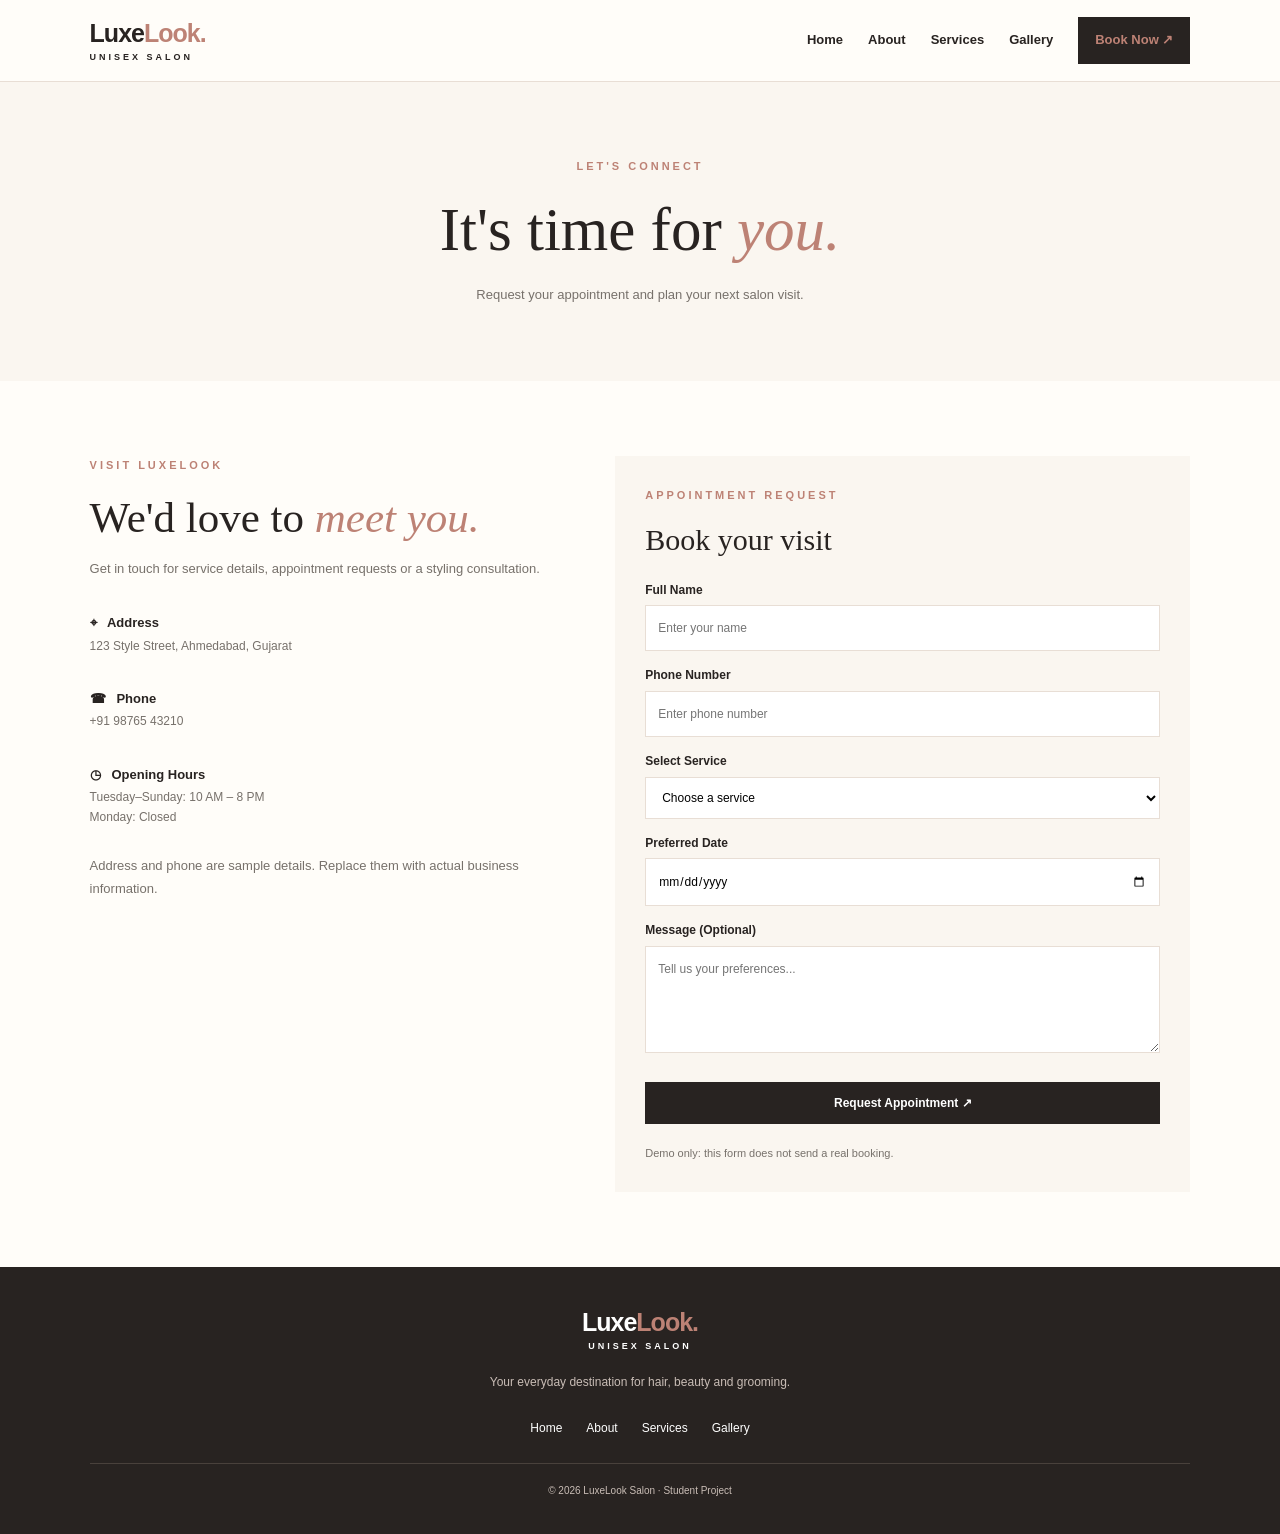
<file: contact.html>
<!DOCTYPE html>
<html lang="en">
<head>
  <meta charset="UTF-8">
  <meta name="viewport" content="width=device-width, initial-scale=1.0">
  <title>Contact | LuxeLook Salon</title>
  <link rel="stylesheet" href="style.css">
  <script src="script.js" defer></script>
</head>
<body>
<header class="header">
  <a href="index.html" class="logo">Luxe<span>Look.</span><small>UNISEX SALON</small></a>
  <button class="menu" aria-label="Open navigation">☰</button>
  <nav class="nav">
    <a href="index.html">Home</a><a href="about.html">About</a>
    <a href="services.html">Services</a><a href="gallery.html">Gallery</a>
    <a class="nav-btn active" href="contact.html">Book Now ↗</a>
  </nav>
</header>
<main>
<section class="page-hero">
  <p class="eyebrow">LET'S CONNECT</p>
  <h1>It's time for <em>you.</em></h1>
  <p>Request your appointment and plan your next salon visit.</p>
</section>
<section class="section contact-layout">
  <div class="contact-info">
    <p class="eyebrow">VISIT LUXELOOK</p>
    <h2>We'd love to <em>meet you.</em></h2>
    <p>Get in touch for service details, appointment requests or a styling consultation.</p>
    <div class="detail"><strong>⌖ &nbsp; Address</strong><p>123 Style Street, Ahmedabad, Gujarat</p></div>
    <div class="detail"><strong>☎ &nbsp; Phone</strong><p>+91 98765 43210</p></div>
    <div class="detail"><strong>◷ &nbsp; Opening Hours</strong><p>Tuesday–Sunday: 10 AM – 8 PM</p><p>Monday: Closed</p></div>
    <p class="note">Address and phone are sample details. Replace them with actual business information.</p>
  </div>
  <form class="booking-form" id="bookingForm">
    <p class="eyebrow">APPOINTMENT REQUEST</p>
    <h2>Book your visit</h2>
    <label for="name">Full Name</label>
    <input id="name" name="name" type="text" placeholder="Enter your name" required>
    <label for="phone">Phone Number</label>
    <input id="phone" name="phone" type="tel" placeholder="Enter phone number" required>
    <label for="service">Select Service</label>
    <select id="service" name="service" required>
      <option value="">Choose a service</option>
      <option>Haircut & Styling</option>
      <option>Hair Spa</option>
      <option>Hair Colour</option>
      <option>Facial & Skin Care</option>
      <option>Party Makeup</option>
      <option>Beard Trim</option>
      <option>Consultation</option>
    </select>
    <label for="date">Preferred Date</label>
    <input id="date" name="date" type="date" required>
    <label for="message">Message (Optional)</label>
    <textarea id="message" name="message" rows="4" placeholder="Tell us your preferences..."></textarea>
    <button class="btn form-submit" type="submit">Request Appointment ↗</button>
    <p id="formMessage" role="status" aria-live="polite"></p>
    <p class="note">Demo only: this form does not send a real booking.</p>
  </form>
</section>
</main>
<footer class="footer">
  <a href="index.html" class="logo footer-logo">Luxe<span>Look.</span><small>UNISEX SALON</small></a>
  <p>Your everyday destination for hair, beauty and grooming.</p>
  <div class="footer-links"><a href="index.html">Home</a><a href="about.html">About</a><a href="services.html">Services</a><a href="gallery.html">Gallery</a></div>
  <p class="copyright">© <span class="year"></span> LuxeLook Salon · Student Project</p>
</footer>
</body>
</html>
</file>
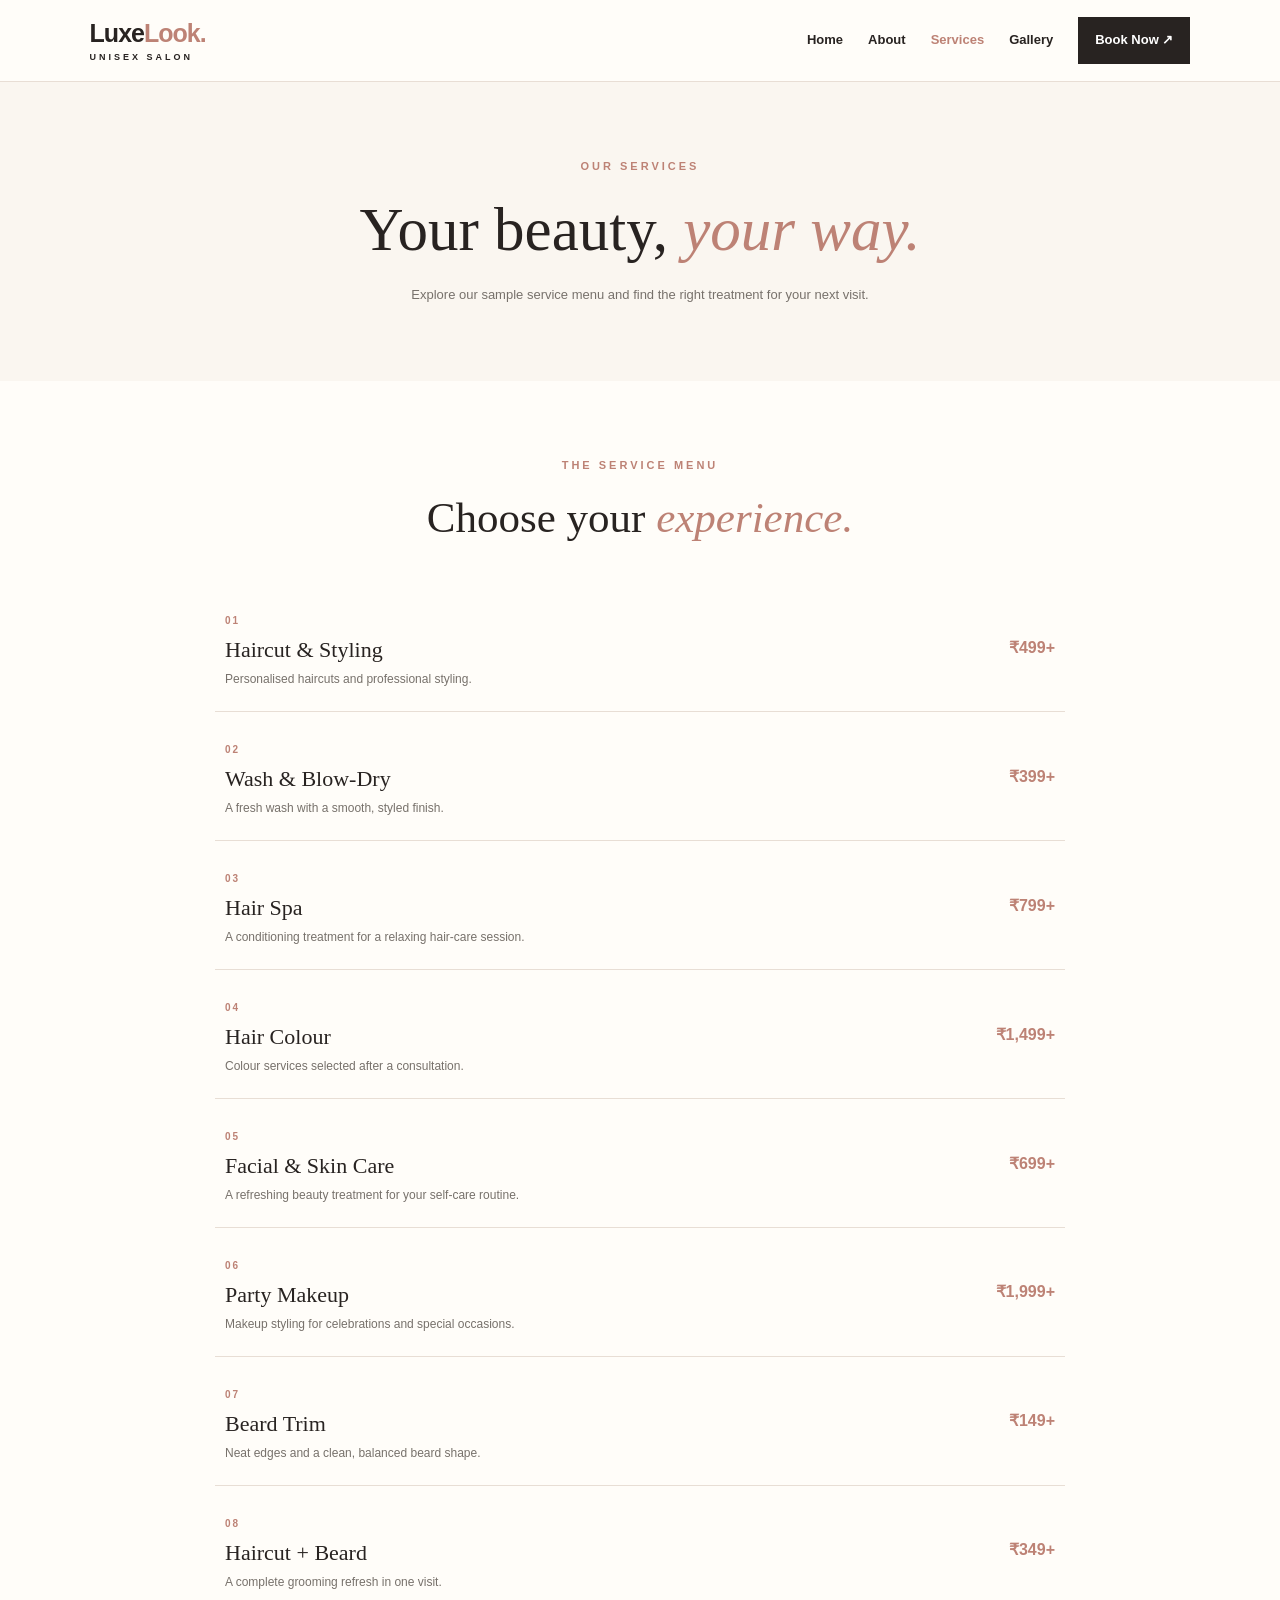
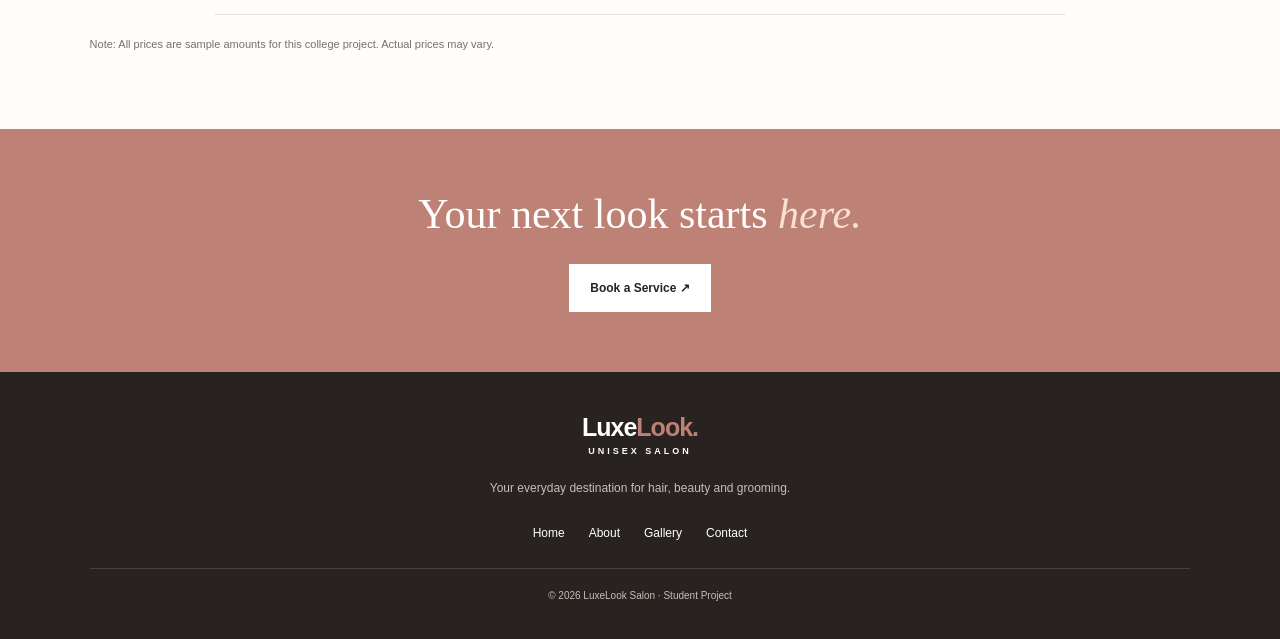
<file: service.html>
<!DOCTYPE html>
<html lang="en">
<head>
  <meta charset="UTF-8">
  <meta name="viewport" content="width=device-width, initial-scale=1.0">
  <title>Services | LuxeLook Salon</title>
  <link rel="stylesheet" href="style.css">
  <script src="script.js" defer></script>
</head>
<body>
<header class="header">
  <a href="index.html" class="logo">Luxe<span>Look.</span><small>UNISEX SALON</small></a>
  <button class="menu" aria-label="Open navigation">☰</button>
  <nav class="nav">
    <a href="index.html">Home</a><a href="about.html">About</a>
    <a class="active" href="services.html">Services</a><a href="gallery.html">Gallery</a>
    <a class="nav-btn" href="contact.html">Book Now ↗</a>
  </nav>
</header>
<main>
<section class="page-hero">
  <p class="eyebrow">OUR SERVICES</p>
  <h1>Your beauty, <em>your way.</em></h1>
  <p>Explore our sample service menu and find the right treatment for your next visit.</p>
</section>
<section class="section">
  <div class="section-title"><p class="eyebrow">THE SERVICE MENU</p><h2>Choose your <em>experience.</em></h2></div>
  <div class="service-list">
    <article class="service-item">
      <div><span class="number">01</span><h3>Haircut & Styling</h3><p>Personalised haircuts and professional styling.</p></div>
      <strong>₹499+</strong>
    </article>
    <article class="service-item">
      <div><span class="number">02</span><h3>Wash & Blow-Dry</h3><p>A fresh wash with a smooth, styled finish.</p></div>
      <strong>₹399+</strong>
    </article>
    <article class="service-item">
      <div><span class="number">03</span><h3>Hair Spa</h3><p>A conditioning treatment for a relaxing hair-care session.</p></div>
      <strong>₹799+</strong>
    </article>
    <article class="service-item">
      <div><span class="number">04</span><h3>Hair Colour</h3><p>Colour services selected after a consultation.</p></div>
      <strong>₹1,499+</strong>
    </article>
    <article class="service-item">
      <div><span class="number">05</span><h3>Facial & Skin Care</h3><p>A refreshing beauty treatment for your self-care routine.</p></div>
      <strong>₹699+</strong>
    </article>
    <article class="service-item">
      <div><span class="number">06</span><h3>Party Makeup</h3><p>Makeup styling for celebrations and special occasions.</p></div>
      <strong>₹1,999+</strong>
    </article>
    <article class="service-item">
      <div><span class="number">07</span><h3>Beard Trim</h3><p>Neat edges and a clean, balanced beard shape.</p></div>
      <strong>₹149+</strong>
    </article>
    <article class="service-item">
      <div><span class="number">08</span><h3>Haircut + Beard</h3><p>A complete grooming refresh in one visit.</p></div>
      <strong>₹349+</strong>
    </article>
  </div>
  <p class="note">Note: All prices are sample amounts for this college project. Actual prices may vary.</p>
</section>
<section class="banner"><h2>Your next look starts <em>here.</em></h2><a class="btn btn-light" href="contact.html">Book a Service ↗</a></section>
</main>
<footer class="footer">
  <a href="index.html" class="logo footer-logo">Luxe<span>Look.</span><small>UNISEX SALON</small></a>
  <p>Your everyday destination for hair, beauty and grooming.</p>
  <div class="footer-links"><a href="index.html">Home</a><a href="about.html">About</a><a href="gallery.html">Gallery</a><a href="contact.html">Contact</a></div>
  <p class="copyright">© <span class="year"></span> LuxeLook Salon · Student Project</p>
</footer>
</body>
</html>
</file>
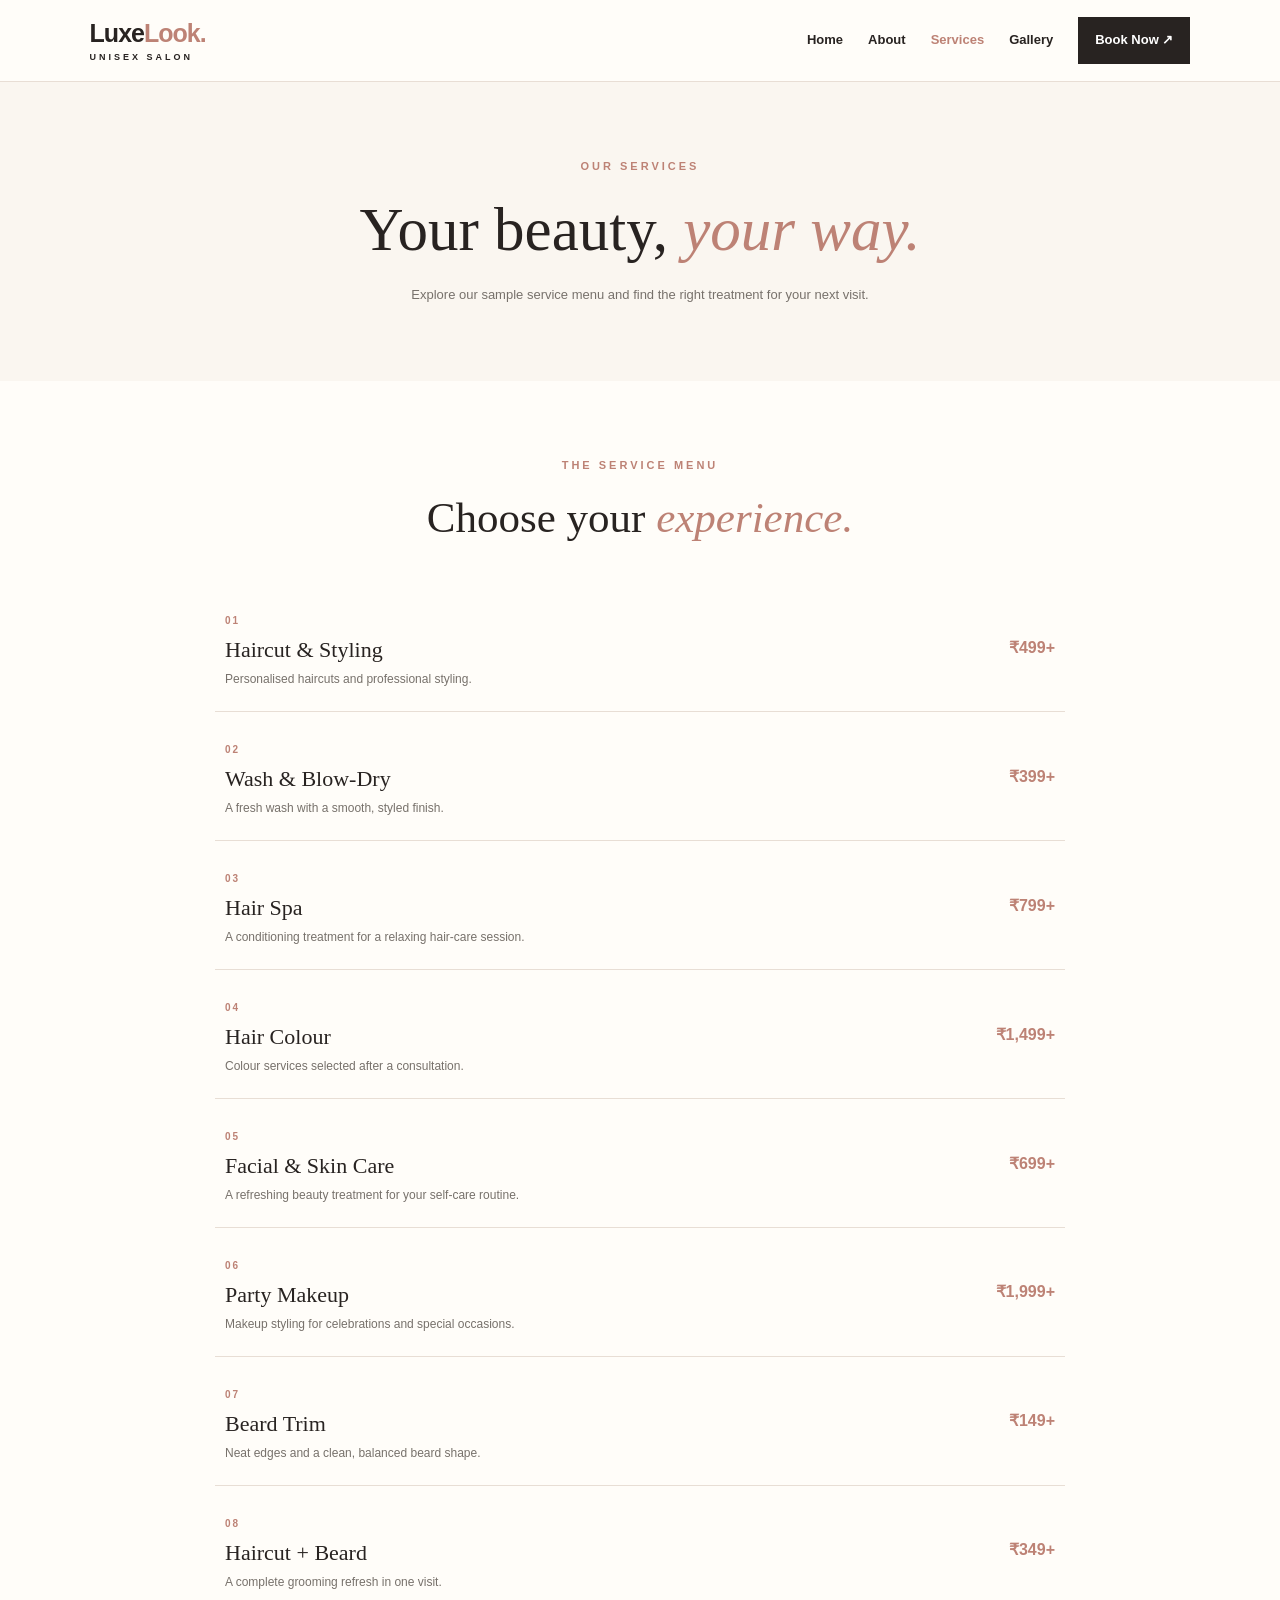
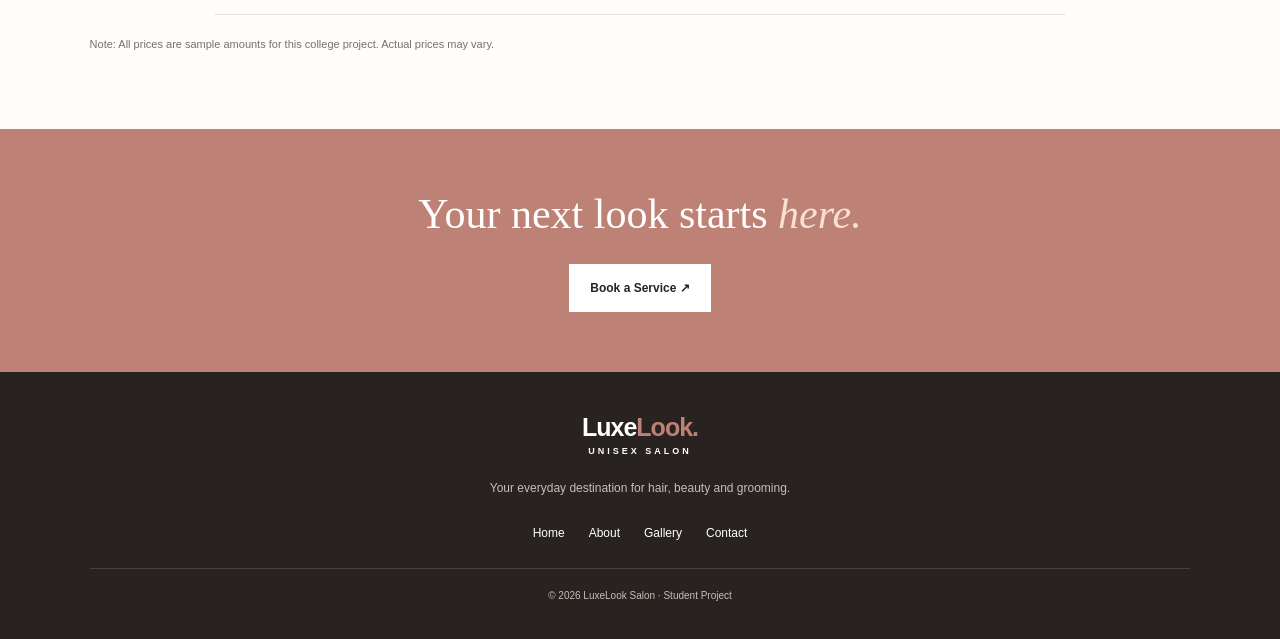
<file: services.html>
<!DOCTYPE html>
<html lang="en">
<head>
  <meta charset="UTF-8">
  <meta name="viewport" content="width=device-width, initial-scale=1.0">
  <title>Services | LuxeLook Salon</title>
  <link rel="stylesheet" href="style.css">
  <script src="script.js" defer></script>
</head>
<body>
<header class="header">
  <a href="index.html" class="logo">Luxe<span>Look.</span><small>UNISEX SALON</small></a>
  <button class="menu" aria-label="Open navigation">☰</button>
  <nav class="nav">
    <a href="index.html">Home</a><a href="about.html">About</a>
    <a class="active" href="services.html">Services</a><a href="gallery.html">Gallery</a>
    <a class="nav-btn" href="contact.html">Book Now ↗</a>
  </nav>
</header>
<main>
<section class="page-hero">
  <p class="eyebrow">OUR SERVICES</p>
  <h1>Your beauty, <em>your way.</em></h1>
  <p>Explore our sample service menu and find the right treatment for your next visit.</p>
</section>
<section class="section">
  <div class="section-title"><p class="eyebrow">THE SERVICE MENU</p><h2>Choose your <em>experience.</em></h2></div>
  <div class="service-list">
    <article class="service-item">
      <div><span class="number">01</span><h3>Haircut & Styling</h3><p>Personalised haircuts and professional styling.</p></div>
      <strong>₹499+</strong>
    </article>
    <article class="service-item">
      <div><span class="number">02</span><h3>Wash & Blow-Dry</h3><p>A fresh wash with a smooth, styled finish.</p></div>
      <strong>₹399+</strong>
    </article>
    <article class="service-item">
      <div><span class="number">03</span><h3>Hair Spa</h3><p>A conditioning treatment for a relaxing hair-care session.</p></div>
      <strong>₹799+</strong>
    </article>
    <article class="service-item">
      <div><span class="number">04</span><h3>Hair Colour</h3><p>Colour services selected after a consultation.</p></div>
      <strong>₹1,499+</strong>
    </article>
    <article class="service-item">
      <div><span class="number">05</span><h3>Facial & Skin Care</h3><p>A refreshing beauty treatment for your self-care routine.</p></div>
      <strong>₹699+</strong>
    </article>
    <article class="service-item">
      <div><span class="number">06</span><h3>Party Makeup</h3><p>Makeup styling for celebrations and special occasions.</p></div>
      <strong>₹1,999+</strong>
    </article>
    <article class="service-item">
      <div><span class="number">07</span><h3>Beard Trim</h3><p>Neat edges and a clean, balanced beard shape.</p></div>
      <strong>₹149+</strong>
    </article>
    <article class="service-item">
      <div><span class="number">08</span><h3>Haircut + Beard</h3><p>A complete grooming refresh in one visit.</p></div>
      <strong>₹349+</strong>
    </article>
  </div>
  <p class="note">Note: All prices are sample amounts for this college project. Actual prices may vary.</p>
</section>
<section class="banner"><h2>Your next look starts <em>here.</em></h2><a class="btn btn-light" href="contact.html">Book a Service ↗</a></section>
</main>
<footer class="footer">
  <a href="index.html" class="logo footer-logo">Luxe<span>Look.</span><small>UNISEX SALON</small></a>
  <p>Your everyday destination for hair, beauty and grooming.</p>
  <div class="footer-links"><a href="index.html">Home</a><a href="about.html">About</a><a href="gallery.html">Gallery</a><a href="contact.html">Contact</a></div>
  <p class="copyright">© <span class="year"></span> LuxeLook Salon · Student Project</p>
</footer>
</body>
</html>
</file>
<file: style.css>
/* LUXELOOK UNISEX SALON - MAIN STYLESHEET */

:root {
  --cream: #faf6f0;
  --white: #fffdf9;
  --dark: #282321;
  --rose: #bd8275;
  --pink: #f0dfd7;
  --grey: #77716b;
  --line: #e8ded5;
}

* {
  margin: 0;
  padding: 0;
  box-sizing: border-box;
}

html { scroll-behavior: smooth; }

body {
  font-family: Arial, Helvetica, sans-serif;
  background: var(--white);
  color: var(--dark);
  line-height: 1.7;
}

a {
  color: inherit;
  text-decoration: none;
}

img {
  display: block;
  width: 100%;
  object-fit: cover;
}

.header {
  min-height: 82px;
  padding: 15px 7%;
  display: flex;
  justify-content: space-between;
  align-items: center;
  gap: 20px;
  background: var(--white);
  border-bottom: 1px solid var(--line);
  position: sticky;
  top: 0;
  z-index: 100;
}

.logo {
  font-size: 25px;
  font-weight: 800;
  letter-spacing: -1px;
  line-height: 1.2;
}

.logo span { color: var(--rose); }

.logo small {
  display: block;
  font-size: 9px;
  letter-spacing: 3px;
  margin-top: 4px;
}

.nav {
  display: flex;
  align-items: center;
  gap: 25px;
}

.nav a {
  font-size: 13px;
  font-weight: 600;
  transition: color .25s;
}

.nav a:hover,
.nav a.active { color: var(--rose); }

.nav .nav-btn {
  background: var(--dark);
  color: white;
  padding: 12px 17px;
}

.nav .nav-btn:hover { background: var(--rose); }

.menu {
  display: none;
  background: transparent;
  border: 0;
  font-size: 27px;
  cursor: pointer;
}

.hero {
  padding: 65px 7%;
  display: grid;
  grid-template-columns: 1fr 1fr;
  gap: 55px;
  align-items: center;
  background: linear-gradient(110deg, var(--cream) 55%, var(--pink) 55%);
}

.hero-text { max-width: 550px; }

.eyebrow {
  color: var(--rose);
  font-size: 11px;
  letter-spacing: 3px;
  font-weight: 700;
  margin-bottom: 17px;
}

h1, h2, h3 {
  font-family: Georgia, "Times New Roman", serif;
  font-weight: 500;
  line-height: 1.2;
}

.hero h1 {
  font-size: clamp(42px, 5vw, 70px);
  letter-spacing: -2px;
  margin-bottom: 22px;
}

h1 em, h2 em { color: var(--rose); }

.hero-text > p:not(.eyebrow) {
  color: var(--grey);
  font-size: 14px;
  margin-bottom: 28px;
}

.btn {
  display: inline-block;
  background: var(--dark);
  color: white;
  border: 0;
  padding: 14px 21px;
  font-size: 12px;
  font-weight: 700;
  cursor: pointer;
  transition: .25s;
}

.btn:hover {
  background: var(--rose);
  transform: translateY(-2px);
}

.simple-link {
  display: inline-block;
  margin: 15px 0 15px 15px;
  font-size: 12px;
  font-weight: 700;
}

.mini-info {
  margin-top: 24px;
  color: var(--grey);
  font-size: 11px;
}

.hero-image {
  position: relative;
  min-width: 0;
}

.hero-image img {
  height: 450px;
  border-radius: 200px 200px 3px 3px;
}

.image-tag {
  position: absolute;
  bottom: 22px;
  left: -25px;
  padding: 14px 18px;
  background: var(--white);
  font-size: 10px;
  font-weight: 700;
  letter-spacing: 1px;
}

.stats {
  display: grid;
  grid-template-columns: repeat(4, 1fr);
  padding: 25px 7%;
  border-bottom: 1px solid var(--line);
}

.stats div {
  display: flex;
  align-items: center;
  justify-content: center;
  gap: 12px;
  border-right: 1px solid var(--line);
}

.stats div:last-child { border: 0; }

.stats strong {
  font-family: Georgia, serif;
  font-size: 24px;
  color: var(--rose);
}

.stats span {
  font-size: 11px;
  font-weight: 700;
}

.section { padding: 75px 7%; }

.section-title {
  max-width: 650px;
  text-align: center;
  margin: 0 auto 40px;
}

.section-title h2,
.about-layout h2,
.contact-info h2 {
  font-size: clamp(30px, 4vw, 43px);
  margin-bottom: 15px;
}

.section-title > p:last-child {
  color: var(--grey);
  font-size: 13px;
}

.cards {
  display: grid;
  grid-template-columns: repeat(3, 1fr);
  gap: 24px;
}

.card {
  background: white;
  border: 1px solid var(--line);
  overflow: hidden;
}

.card img {
  height: 225px;
  transition: transform .35s;
}

.card:hover img { transform: scale(1.04); }

.card-content { padding: 23px; }

.card-content span,
.number {
  color: var(--rose);
  font-size: 10px;
  font-weight: 700;
  letter-spacing: 2px;
}

.card-content h3 {
  font-size: 25px;
  margin: 8px 0;
}

.card-content p {
  color: var(--grey);
  font-size: 12px;
  margin-bottom: 14px;
}

.card-content a {
  font-size: 12px;
  font-weight: 700;
}

.banner {
  background: #bd8275;
  color: white;
  text-align: center;
  padding: 60px 20px;
}

.banner .eyebrow { color: #fff0e8; }

.banner h2 {
  font-size: clamp(28px, 4vw, 42px);
  margin-bottom: 25px;
}

.banner h2 em { color: #f8e0d5; }

.btn-light {
  background: white;
  color: var(--dark);
}

.page-hero {
  text-align: center;
  padding: 75px 7%;
  background: var(--cream);
}

.page-hero h1 {
  font-size: clamp(38px, 5vw, 61px);
  margin-bottom: 18px;
}

.page-hero > p:last-child {
  max-width: 600px;
  margin: auto;
  color: var(--grey);
  font-size: 13px;
}

.about-layout {
  display: grid;
  grid-template-columns: 1fr 1fr;
  align-items: center;
  gap: 55px;
}

.about-photo {
  height: 440px;
  border-radius: 3px 3px 150px 150px;
}

.about-layout p:not(.eyebrow) {
  color: var(--grey);
  font-size: 13px;
  margin-bottom: 18px;
}

.values { background: var(--cream); }

.value-card {
  padding: 28px;
  background: white;
  border: 1px solid var(--line);
}

.value-icon {
  font-size: 28px;
  color: var(--rose);
}

.value-card h3 {
  font-size: 22px;
  margin: 10px 0;
}

.value-card p {
  color: var(--grey);
  font-size: 12px;
}

.service-list {
  max-width: 850px;
  margin: auto;
}

.service-item {
  display: flex;
  align-items: center;
  justify-content: space-between;
  gap: 20px;
  padding: 22px 10px;
  border-bottom: 1px solid var(--line);
}

.service-item h3 {
  font-size: 22px;
  margin: 5px 0;
}

.service-item p {
  color: var(--grey);
  font-size: 12px;
}

.service-item > strong {
  color: var(--rose);
  white-space: nowrap;
}

.note {
  color: var(--grey);
  font-size: 11px;
  margin-top: 20px;
}

.gallery-grid {
  display: grid;
  grid-template-columns: repeat(3, 1fr);
  gap: 20px;
}

.gallery-grid figure {
  overflow: hidden;
  background: var(--cream);
}

.gallery-grid img {
  height: 250px;
  transition: transform .35s;
}

.gallery-grid figure:hover img { transform: scale(1.05); }

.gallery-grid figcaption {
  padding: 12px;
  font-size: 12px;
  font-weight: 700;
}

.contact-layout {
  display: grid;
  grid-template-columns: .9fr 1.1fr;
  gap: 55px;
  align-items: start;
}

.contact-info > p:not(.eyebrow) {
  color: var(--grey);
  font-size: 13px;
}

.detail {
  margin: 28px 0;
}

.detail strong { font-size: 13px; }

.detail p {
  color: var(--grey);
  font-size: 12px;
}

.booking-form {
  background: var(--cream);
  padding: 30px;
}

.booking-form h2 {
  font-size: 30px;
  margin-bottom: 22px;
}

.booking-form label {
  display: block;
  margin: 14px 0 5px;
  font-size: 12px;
  font-weight: 700;
}

.booking-form input,
.booking-form select,
.booking-form textarea {
  width: 100%;
  padding: 12px;
  border: 1px solid var(--line);
  background: white;
  outline: none;
  font: inherit;
  font-size: 12px;
}

.booking-form input:focus,
.booking-form select:focus,
.booking-form textarea:focus {
  border-color: var(--rose);
}

.booking-form textarea { resize: vertical; }

.form-submit {
  width: 100%;
  margin-top: 20px;
}

#formMessage {
  margin-top: 12px;
  color: #376b43;
  font-size: 12px;
}

.footer {
  padding: 40px 7% 20px;
  background: var(--dark);
  color: white;
  text-align: center;
}

.footer-logo { display: inline-block; }

.footer > p {
  color: #c9bdb6;
  font-size: 12px;
  margin: 15px 0;
}

.footer-links {
  display: flex;
  justify-content: center;
  gap: 24px;
  flex-wrap: wrap;
  margin: 25px 0;
}

.footer-links a { font-size: 12px; }

.footer-links a:hover { color: #e4a99b; }

.footer .copyright {
  border-top: 1px solid #49413c;
  padding-top: 18px;
  font-size: 10px;
}

@media (max-width: 800px) {
  .header { padding: 15px 5%; }
  .menu { display: block; }
  .nav {
    display: none;
    position: absolute;
    top: 100%;
    left: 0;
    right: 0;
    background: white;
    padding: 15px 5%;
    flex-direction: column;
    align-items: stretch;
    gap: 0;
    box-shadow: 0 8px 15px #00000010;
  }
  .nav.open { display: flex; }
  .nav a { padding: 12px 0; }
  .nav .nav-btn { padding: 12px; text-align: center; }
  .hero { padding: 45px 6%; gap: 25px; }
  .hero-image img { height: 340px; }
  .cards { gap: 13px; }
  .card img { height: 170px; }
  .card-content { padding: 15px; }
  .about-layout, .contact-layout { gap: 30px; }
}

@media (max-width: 600px) {
  .hero {
    grid-template-columns: 1fr;
    background: var(--cream);
    padding: 40px 6%;
  }
  .hero h1 { font-size: 48px; }
  .hero-image { margin: 10px 0 0 15px; }
  .hero-image img { height: 340px; }
  .image-tag { left: -15px; }
  .stats { grid-template-columns: 1fr 1fr; gap: 18px; }
  .stats div { justify-content: flex-start; border: 0; }
  .section { padding: 55px 6%; }
  .cards, .about-layout, .contact-layout { grid-template-columns: 1fr; }
  .card img { height: 240px; }
  .about-photo { height: 330px; }
  .gallery-grid { grid-template-columns: 1fr 1fr; gap: 12px; }
  .gallery-grid img { height: 180px; }
  .booking-form { padding: 22px; }
  .service-item h3 { font-size: 18px; }
  .page-hero { padding: 55px 6%; }
  .banner { padding: 48px 15px; }
}

@media (prefers-reduced-motion: reduce) {
  *, *::before, *::after {
    scroll-behavior: auto !important;
    transition: none !important;
  }
}
</file>
